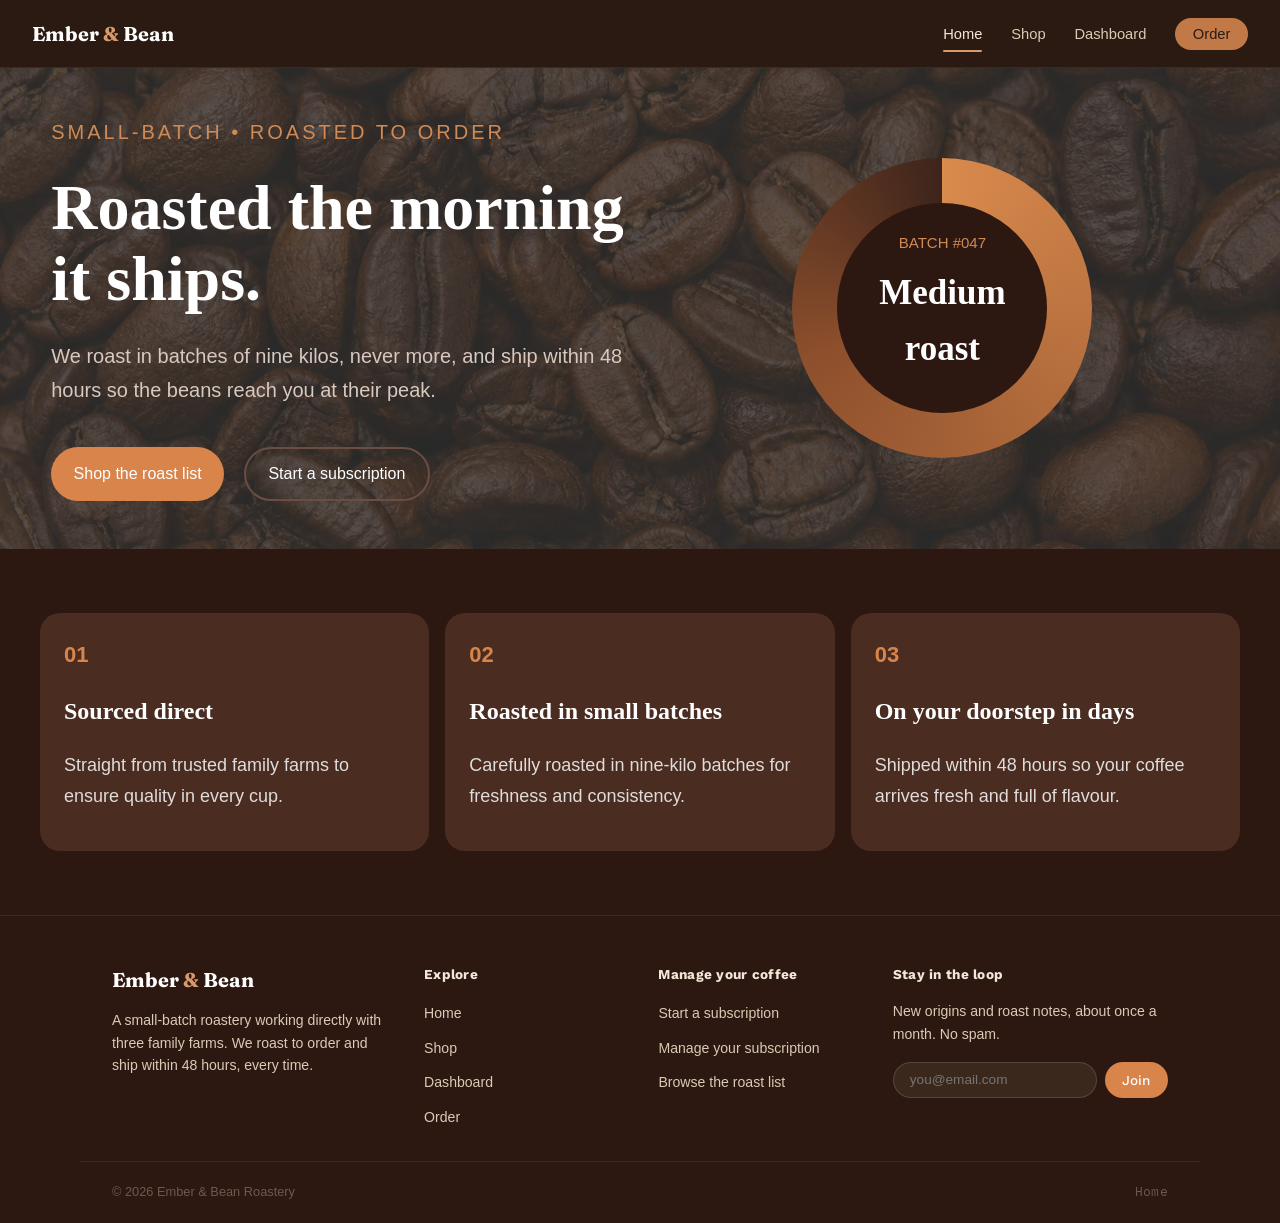
<file: index.html>
<!DOCTYPE html>
<html lang="en">
<head>
    <meta charset="UTF-8">
    <meta name="viewport" content="width=device-width, initial-scale=1.0">
    <title>Home: Ember & Bean</title>
    <link rel="stylesheet" href="css/home.css">
</head>
<body>
    
    <!--NAVIGATION BAR-->

    <nav class="site-nav" style="position:sticky;">
  <div class="brand">
    <a href="index.html">Ember <span>&</span> Bean</a>
  </div>
  <ul class="nav-links" id="navLinks">
    <li><a data-screen="landing" class="active" href="index.html" aria-current="page">Home</a></li>
    <li><a data-screen="gallery" href="shop.html">Shop</a></li>
    <li><a data-screen="dashboard" href="dashboard.html">Dashboard</a></li>
    <li><a data-screen="order" href="order.html">Order</a></li>
  </ul>
  <button class="nav-toggle" id="navToggle" type="button" aria-label="Toggle menu" aria-controls="navLinks" aria-expanded="false">☰</button>
</nav>



<!--HOME LAYOUT-->


<section class="hero">

    <div class="hero-content">

        <div class="left">

            <p class="small-title">
                SMALL-BATCH • ROASTED TO ORDER
            </p>

            <h1>
                Roasted the morning it ships.
            </h1>

            <p class="description">
                We roast in batches of nine kilos, never more,
                and ship within 48 hours so the beans reach
                you at their peak.
            </p>

            <div class="buttons">

                <a class="btn-primary" href="shop.html">Shop the roast list</a>

                <a class="btn-secondary" href="order.html">Start a subscription</a>

            </div>

        </div>

        <div class="right">

            <div class="circle">

                <div class="inner-circle">
                    <small>BATCH #047</small>
                    <h2>Medium roast</h2>
                </div>

            </div>

        </div>

    </div>


    <div class="cards">

        <div class="card">

            <span>01</span>

            <h3>Sourced direct</h3>

            <p>
                Straight from trusted family farms to ensure
                quality in every cup.
            </p>

        </div>

        <div class="card">

            <span>02</span>

            <h3>Roasted in small batches</h3>

            <p>
                Carefully roasted in nine-kilo batches for
                freshness and consistency.
            </p>

        </div>

        <div class="card">

            <span>03</span>

            <h3>On your doorstep in days</h3>

            <p>
                Shipped within 48 hours so your coffee arrives
                fresh and full of flavour.
            </p>

        </div>

    </div>

</section>




<!--FOOTER-->

<footer>
  <div class="footer-main">
    <div>
      <div class="brand" style="margin-bottom:0.8rem;">
        <a href="index.html">Ember <span>&</span> Bean</a>
      </div>
      <p>A small-batch roastery working directly with three family farms. We roast to order and ship within 48 hours, every time.</p>
    </div>
    <div>
      <h4>Explore</h4>
      <ul class="footer-links">
        <li><a data-screen="landing" href="index.html">Home</a></li>
        <li><a data-screen="gallery" href="shop.html">Shop</a></li>
        <li><a data-screen="dashboard" href="dashboard.html">Dashboard</a></li>
        <li><a data-screen="order" href="order.html">Order</a></li>
      </ul>
    </div>
    <div>
      <h4>Manage your coffee</h4>
      <ul class="footer-links">
        <li><a href="order.html">Start a subscription</a></li>
        <li><a href="dashboard.html">Manage your subscription</a></li>
        <li><a href="shop.html">Browse the roast list</a></li>
      </ul>
    </div>
    <div>
      <h4>Stay in the loop</h4>
      <p>New origins and roast notes, about once a month. No spam.</p>
      <form class="footer-newsletter" data-newsletter-form>
        <input type="email" placeholder="you@email.com" aria-label="Email for newsletter" required>
        <button type="submit" class="btn btn-primary" style="padding:0.6rem 1.1rem; font-size:0.85rem;">Join</button>
      </form>
      <p class="form-status" data-newsletter-status role="status" aria-live="polite"></p>
    </div>
  </div>
  <div class="footer-bar">
    <span>© 2026 Ember & Bean Roastery</span>
    <span class="mono" id="pageLabel">Home</span>
  </div>
</footer>

<script src="js/site.js" defer></script>
</body>
</html>
</file>
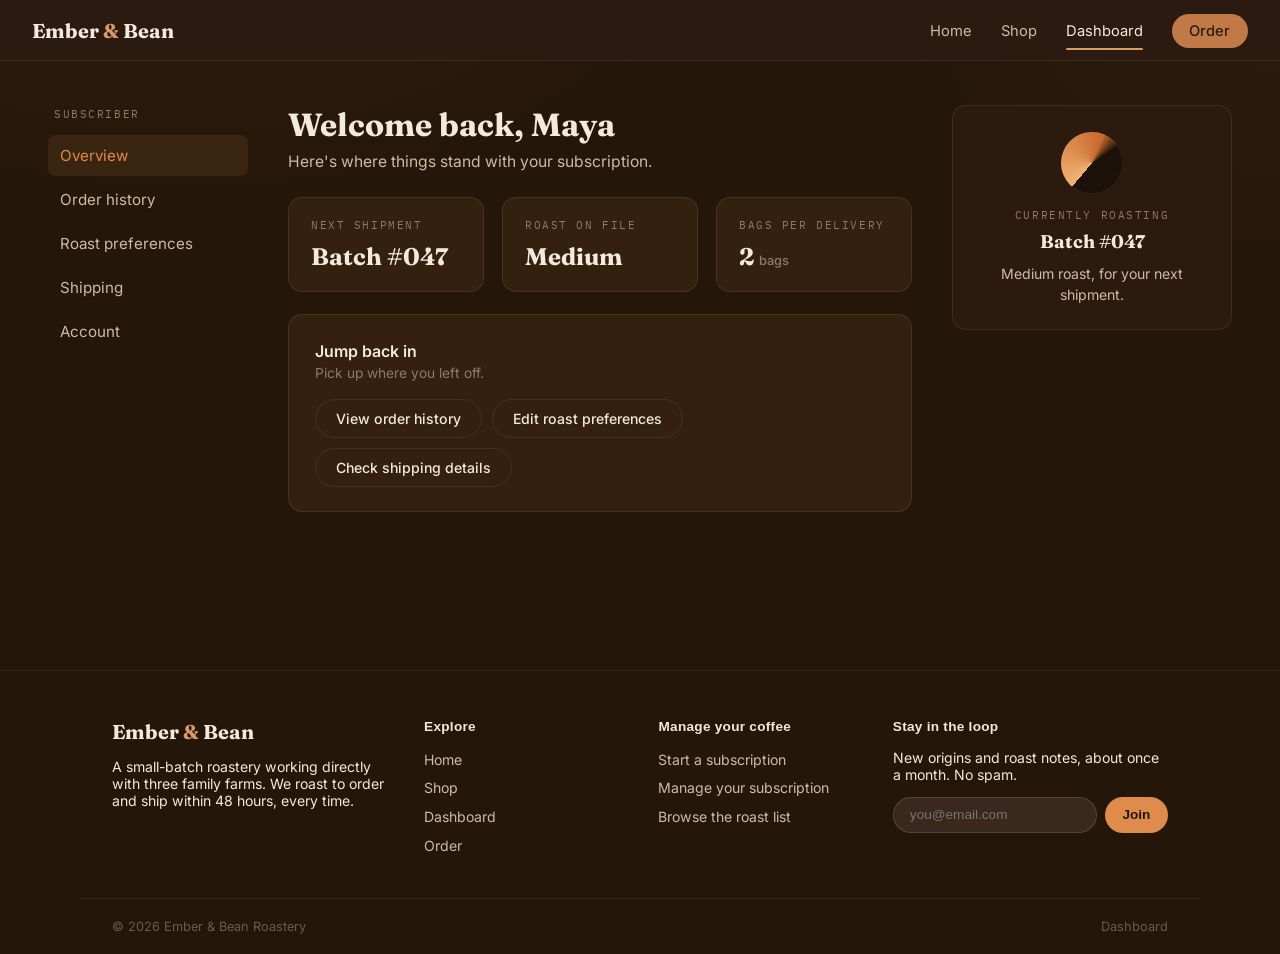
<file: dashboard.html>
<!DOCTYPE html>
<html lang="en">
<head>
<meta charset="UTF-8">
<meta name="viewport" content="width=device-width, initial-scale=1.0">
<title>Ember &amp; Bean — Dashboard</title>
<link rel="preconnect" href="https://fonts.googleapis.com">
<link rel="preconnect" href="https://fonts.gstatic.com" crossorigin>
<link href="https://fonts.googleapis.com/css2?family=Fraunces:ital,opsz,wght@0,9..144,400;0,9..144,500;0,9..144,600;0,9..144,700;1,9..144,500&family=Inter:wght@400;500;600;700&family=IBM+Plex+Mono:wght@400;500;600&display=swap" rel="stylesheet">
<link rel="stylesheet" href="css/dashboard.css">
</head>
<body>

<!--NAVIGATION BAR-->

    <nav class="site-nav" style="position:sticky;">
  <div class="brand">
    <a href="index.html">Ember <span>&</span> Bean</a>
  </div>
  <ul class="nav-links" id="navLinks">
    <li><a data-screen="landing" href="index.html">Home</a></li>
    <li><a data-screen="gallery" href="shop.html">Shop</a></li>
    <li><a data-screen="dashboard" class="active" href="dashboard.html">Dashboard</a></li>
    <li><a data-screen="order" href="order.html">Order</a></li>
  </ul>
  <button class="nav-toggle" id="navToggle" type="button" aria-label="Toggle menu" aria-controls="navLinks" aria-expanded="false">☰</button>
</nav>


<!-- Tab-driving radios: must be siblings before .shell for the ~ combinator -->
<input type="radio" name="dash-tab" id="t-overview" class="tab-radio" checked>
<input type="radio" name="dash-tab" id="t-orders" class="tab-radio">
<input type="radio" name="dash-tab" id="t-roast" class="tab-radio">
<input type="radio" name="dash-tab" id="t-shipping" class="tab-radio">
<input type="radio" name="dash-tab" id="t-account" class="tab-radio">

<div class="shell">

  <!-- VERTICAL SUB-NAVBAR (left column) -->
  <aside class="sub-nav">
    <div class="eyebrow">Subscriber</div>
    <nav class="side-nav">
      <label for="t-overview">Overview</label>
      <label for="t-orders">Order history</label>
      <label for="t-roast">Roast preferences</label>
      <label for="t-shipping">Shipping</label>
      <label for="t-account">Account</label>
    </nav>
  </aside>

  <!-- MAIN PANELS -->
  <main>

    <!-- OVERVIEW -->
    <section class="panel" id="p-overview">
      <div class="page-head">
        <h1>Welcome back, Maya</h1>
        <p>Here's where things stand with your subscription.</p>
      </div>

      <div class="stat-grid">
        <div class="stat">
          <div class="eyebrow">Next shipment</div>
          <div class="value">Batch #047</div>
        </div>
        <div class="stat">
          <div class="eyebrow">Roast on file</div>
          <div class="value">Medium</div>
        </div>
        <div class="stat">
          <div class="eyebrow">Bags per delivery</div>
          <div class="value">2 <small>bags</small></div>
        </div>
      </div>

      <div class="card">
        <h3>Jump back in</h3>
        <p class="hint">Pick up where you left off.</p>
        <div class="quick-links">
          <label class="btn-secondary" for="t-orders" style="cursor:pointer;">View order history</label>
          <label class="btn-secondary" for="t-roast" style="cursor:pointer;">Edit roast preferences</label>
          <label class="btn-secondary" for="t-shipping" style="cursor:pointer;">Check shipping details</label>
        </div>
      </div>
    </section>

    <!-- ORDER HISTORY -->
    <section class="panel" id="p-orders">
      <div class="page-head">
        <h1>Order history</h1>
        <p>Every bag we've shipped you, most recent first.</p>
      </div>
      <div class="card" style="padding-top:6px; padding-bottom:6px;">
        <div class="order-list">
          <div class="order-row">
            <span class="name">Yirgacheffe, Ethiopia — 2 bags</span>
            <span class="meta"><span class="status transit">In transit</span><span class="date">Jul 19</span></span>
          </div>
          <div class="order-row">
            <span class="name">Huila, Colombia — 2 bags</span>
            <span class="meta"><span class="status delivered">Delivered</span><span class="date">Jul 05</span></span>
          </div>
          <div class="order-row">
            <span class="name">Nyeri, Kenya — 1 bag</span>
            <span class="meta"><span class="status delivered">Delivered</span><span class="date">Jun 21</span></span>
          </div>
          <div class="order-row">
            <span class="name">Minas Gerais, Brazil — 2 bags</span>
            <span class="meta"><span class="status delivered">Delivered</span><span class="date">Jun 07</span></span>
          </div>
          <div class="order-row">
            <span class="name">Toraja, Indonesia — 1 bag</span>
            <span class="meta"><span class="status delivered">Delivered</span><span class="date">May 24</span></span>
          </div>
        </div>
      </div>
    </section>

    <!-- ROAST PREFERENCES -->
    <section class="panel" id="p-roast">
      <div class="page-head">
        <h1>Roast preferences</h1>
        <p>This is what we'll default to on your next shipment — you can still swap it from the Shop.</p>
      </div>
      <div class="card">
        <label class="field" style="margin-bottom:10px; display:block;">Roast level</label>
        <input type="radio" name="roast-level" id="roast-light" class="tab-radio">
        <input type="radio" name="roast-level" id="roast-medium" class="tab-radio" checked>
        <input type="radio" name="roast-level" id="roast-dark" class="tab-radio">
        <div class="segmented">
          <label for="roast-light">Light</label>
          <label for="roast-medium">Medium</label>
          <label for="roast-dark">Dark</label>
        </div>

        <div class="select-row">
          <div class="field">
            <label for="grind">Grind type</label>
            <select id="grind">
              <option>Whole bean</option>
              <option selected>Drip / filter</option>
              <option>Espresso</option>
              <option>French press</option>
            </select>
          </div>
          <div class="field">
            <label for="bags">Bags per delivery</label>
            <select id="bags">
              <option>1 bag</option>
              <option selected>2 bags</option>
              <option>3 bags</option>
            </select>
          </div>
        </div>

        <button class="btn-primary" type="button" data-dashboard-save="preferences">Save preferences</button>
        <p class="form-status" data-dashboard-status="preferences" role="status" aria-live="polite"></p>
      </div>
    </section>

    <!-- SHIPPING -->
    <section class="panel" id="p-shipping">
      <div class="page-head">
        <h1>Shipping</h1>
        <p>Where your next bag is headed.</p>
      </div>

      <div class="card addr">
        <h3>Delivery address</h3>
        <address data-address-display>
          <span>Maya Rodriguez</span><br>
          <span data-address-street>14 Aso Drive, Asokoro</span><br>
          <span data-address-city>Abuja, FCT, Nigeria</span>
        </address>
        <button class="btn-secondary" type="button" data-edit-address>Edit address</button>
        <form class="address-form" data-address-form hidden>
          <div class="field">
            <label for="addressStreet">Street address</label>
            <input id="addressStreet" name="street" value="14 Aso Drive, Asokoro" required>
          </div>
          <div class="field">
            <label for="addressCity">City, region, and country</label>
            <input id="addressCity" name="city" value="Abuja, FCT, Nigeria" required>
          </div>
          <button class="btn-primary" type="submit">Save address</button>
        </form>
        <p class="form-status" data-dashboard-status="address" role="status" aria-live="polite"></p>
      </div>

      <div class="card">
        <div class="toggle-row">
          <div class="copy">
            <strong>Leave at the door</strong>
            <span>Skip the doorbell, we'll leave it safely.</span>
          </div>
          <span class="switch">
            <input type="checkbox" aria-label="Leave at the door" checked>
            <span class="track"></span>
            <span class="thumb"></span>
          </span>
        </div>
        <div class="toggle-row">
          <div class="copy">
            <strong>Text me on delivery day</strong>
            <span>A heads-up the morning it ships.</span>
          </div>
          <span class="switch">
            <input type="checkbox" aria-label="Text me on delivery day">
            <span class="track"></span>
            <span class="thumb"></span>
          </span>
        </div>
      </div>
    </section>

    <!-- ACCOUNT -->
    <section class="panel" id="p-account">
      <div class="page-head">
        <h1>Account</h1>
        <p>Your profile and notification settings.</p>
      </div>

      <div class="card">
        <div class="field-row">
          <div class="field">
            <label for="fullname">Full name</label>
            <input type="text" id="fullname" value="Maya Rodriguez">
          </div>
          <div class="field">
            <label for="email">Email</label>
            <input type="email" id="email" value="maya@email.com">
          </div>
        </div>
        <button class="btn-primary" type="button" data-dashboard-save="account">Save changes</button>
        <p class="form-status" data-dashboard-status="account" role="status" aria-live="polite"></p>
      </div>

      <div class="card">
        <div class="toggle-row">
          <div class="copy">
            <strong>Email me roast notes</strong>
            <span>Tasting notes for every new batch.</span>
          </div>
          <span class="switch">
            <input type="checkbox" aria-label="Email me roast notes" checked>
            <span class="track"></span>
            <span class="thumb"></span>
          </span>
        </div>
        <div class="toggle-row">
          <div class="copy">
            <strong>Marketing emails</strong>
            <span>Occasional offers and new origins.</span>
          </div>
          <span class="switch">
            <input type="checkbox" aria-label="Marketing emails">
            <span class="track"></span>
            <span class="thumb"></span>
          </span>
        </div>
      </div>
    </section>

  </main>

  <!-- RIGHT RAIL -->
  <aside class="roast-card">
    <div class="roast-orb"></div>
    <div class="eyebrow">Currently roasting</div>
    <div class="batch">Batch #047</div>
    <p>Medium roast, for your next shipment.</p>
  </aside>

  </div>


<!--FOOTER-->

<footer>
  <div class="footer-main">
    <div>
      <div class="brand" style="margin-bottom:0.8rem;">
        <a href="index.html">Ember <span>&</span> Bean</a>
      </div>
      <p>A small-batch roastery working directly with three family farms. We roast to order and ship within 48 hours, every time.</p>
    </div>
    <div>
      <h4>Explore</h4>
      <ul class="footer-links">
        <li><a data-screen="landing" href="index.html">Home</a></li>
        <li><a data-screen="gallery" href="shop.html">Shop</a></li>
        <li><a data-screen="dashboard" href="dashboard.html" aria-current="page">Dashboard</a></li>
        <li><a data-screen="order" href="order.html">Order</a></li>
      </ul>
    </div>
    <div>
      <h4>Manage your coffee</h4>
      <ul class="footer-links">
        <li><a href="order.html">Start a subscription</a></li>
        <li><a href="dashboard.html">Manage your subscription</a></li>
        <li><a href="shop.html">Browse the roast list</a></li>
      </ul>
    </div>
    <div>
      <h4>Stay in the loop</h4>
      <p>New origins and roast notes, about once a month. No spam.</p>
      <form class="footer-newsletter" data-newsletter-form>
        <input type="email" placeholder="you@email.com" aria-label="Email for newsletter" required>
        <button type="submit" class="btn btn-primary" style="padding:0.6rem 1.1rem; font-size:0.85rem;">Join</button>
      </form>
      <p class="form-status" data-newsletter-status role="status" aria-live="polite"></p>
    </div>
  </div>
  <div class="footer-bar">
    <span>© 2026 Ember & Bean Roastery</span>
    <span class="mono" id="pageLabel">Dashboard</span>
  </div>
</footer>

<script src="js/site.js" defer></script>

</body>
</html>
</file>
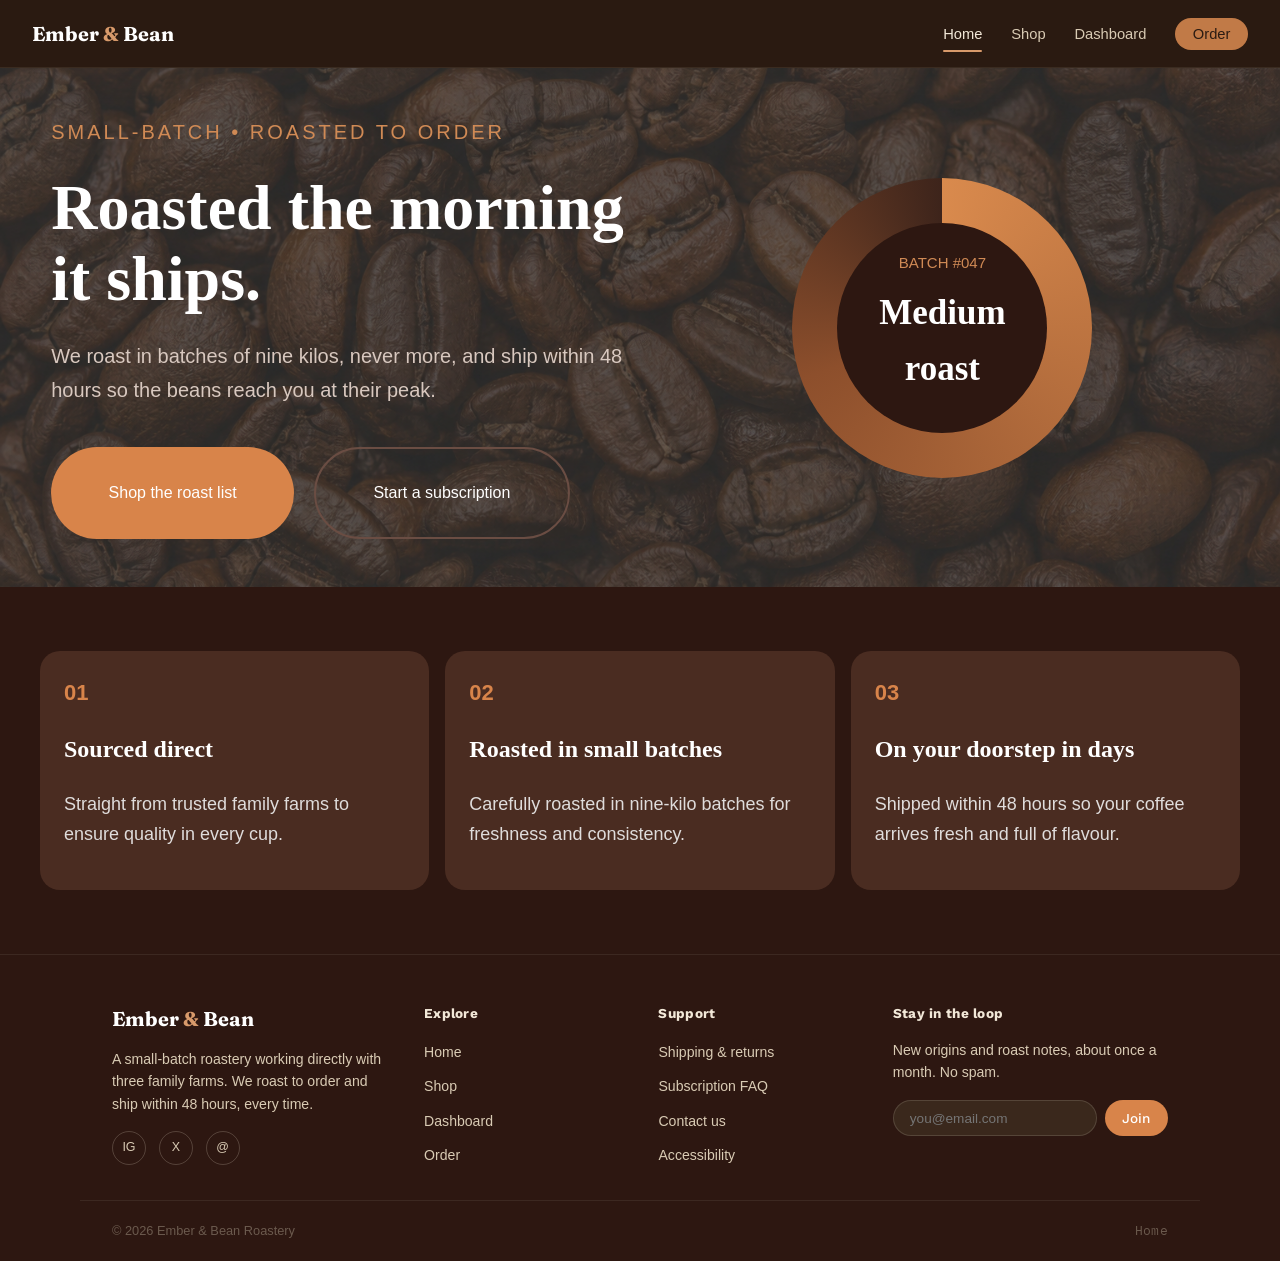
<file: home.html>
<!DOCTYPE html>
<html lang="en">
<head>
    <meta charset="UTF-8">
    <meta name="viewport" content="width=device-width, initial-scale=1.0">
    <title>Home: Ember & Bean</title>
    <link rel="stylesheet" href="css/home.css">
</head>
<body>
    
    <!--NAVIGATION BAR-->

    <nav class="site-nav" style="position:sticky;">
  <div class="brand">
    <a href="home.html">Ember <span>&</span> Bean</a>
  </div>
  <ul class="nav-links" id="navLinks">
    <li><a data-screen="landing" class="active" href="home.html">Home</a></li>
    <li><a data-screen="gallery" href="shop.html">Shop</a></li>
    <li><a data-screen="dashboard" href="dashboard.html">Dashboard</a></li>
    <li><a data-screen="order" href="order.html">Order</a></li>
  </ul>
  <button class="nav-toggle" id="navToggle" aria-label="Toggle menu" aria-expanded="false">☰</button>
</nav>



<!--HOME LAYOUT-->


<section class="hero">

    <div class="hero-content">

        <div class="left">

            <p class="small-title">
                SMALL-BATCH • ROASTED TO ORDER
            </p>

            <h1>
                Roasted the morning it ships.
            </h1>

            <p class="description">
                We roast in batches of nine kilos, never more,
                and ship within 48 hours so the beans reach
                you at their peak.
            </p>

            <div class="buttons">

                <button class="btn-primary">
                  <a href="shop.html">Shop the roast list</a>
                </button>

                <button class="btn-secondary">
                    <a href="order.html">Start a subscription</a>
                </button>

            </div>

        </div>

        <div class="right">

            <div class="circle">

                <div class="inner-circle">
                    <small>BATCH #047</small>
                    <h2>Medium roast</h2>
                </div>

            </div>

        </div>

    </div>


    <div class="cards">

        <div class="card">

            <span>01</span>

            <h3>Sourced direct</h3>

            <p>
                Straight from trusted family farms to ensure
                quality in every cup.
            </p>

        </div>

        <div class="card">

            <span>02</span>

            <h3>Roasted in small batches</h3>

            <p>
                Carefully roasted in nine-kilo batches for
                freshness and consistency.
            </p>

        </div>

        <div class="card">

            <span>03</span>

            <h3>On your doorstep in days</h3>

            <p>
                Shipped within 48 hours so your coffee arrives
                fresh and full of flavour.
            </p>

        </div>

    </div>

</section>




<!--FOOTER-->

<footer>
  <div class="footer-main">
    <div>
      <div class="brand" style="margin-bottom:0.8rem;">
        <a href="home.html">Ember <span>&</span> Bean</a>
      </div>
      <p>A small-batch roastery working directly with three family farms. We roast to order and ship within 48 hours, every time.</p>
      <div class="footer-social">
        <a href="#" aria-label="Instagram">IG</a>
        <a href="#" aria-label="X / Twitter">X</a>
        <a href="#" aria-label="Email">@</a>
      </div>
    </div>
    <div>
      <h4>Explore</h4>
      <ul class="footer-links">
        <li><a data-screen="landing" href="Home.html">Home</a></li>
        <li><a data-screen="gallery" href="Shop.html">Shop</a></li>
        <li><a data-screen="dashboard" href="Dashboard.html">Dashboard</a></li>
        <li><a data-screen="order" href="Order.html">Order</a></li>
      </ul>
    </div>
    <div>
      <h4>Support</h4>
      <ul class="footer-links">
        <li><a href="#">Shipping & returns</a></li>
        <li><a href="#">Subscription FAQ</a></li>
        <li><a href="#">Contact us</a></li>
        <li><a href="#">Accessibility</a></li>
      </ul>
    </div>
    <div>
      <h4>Stay in the loop</h4>
      <p>New origins and roast notes, about once a month. No spam.</p>
      <form class="footer-newsletter" onsubmit="return false;">
        <input type="email" placeholder="you@email.com" aria-label="Email for newsletter">
        <button type="submit" class="btn btn-primary" style="padding:0.6rem 1.1rem; font-size:0.85rem;">Join</button>
      </form>
    </div>
  </div>
  <div class="footer-bar">
    <span>© 2026 Ember & Bean Roastery</span>
    <span class="mono" id="pageLabel">Home</span>
  </div>
</footer>


</body>
</html>
</file>
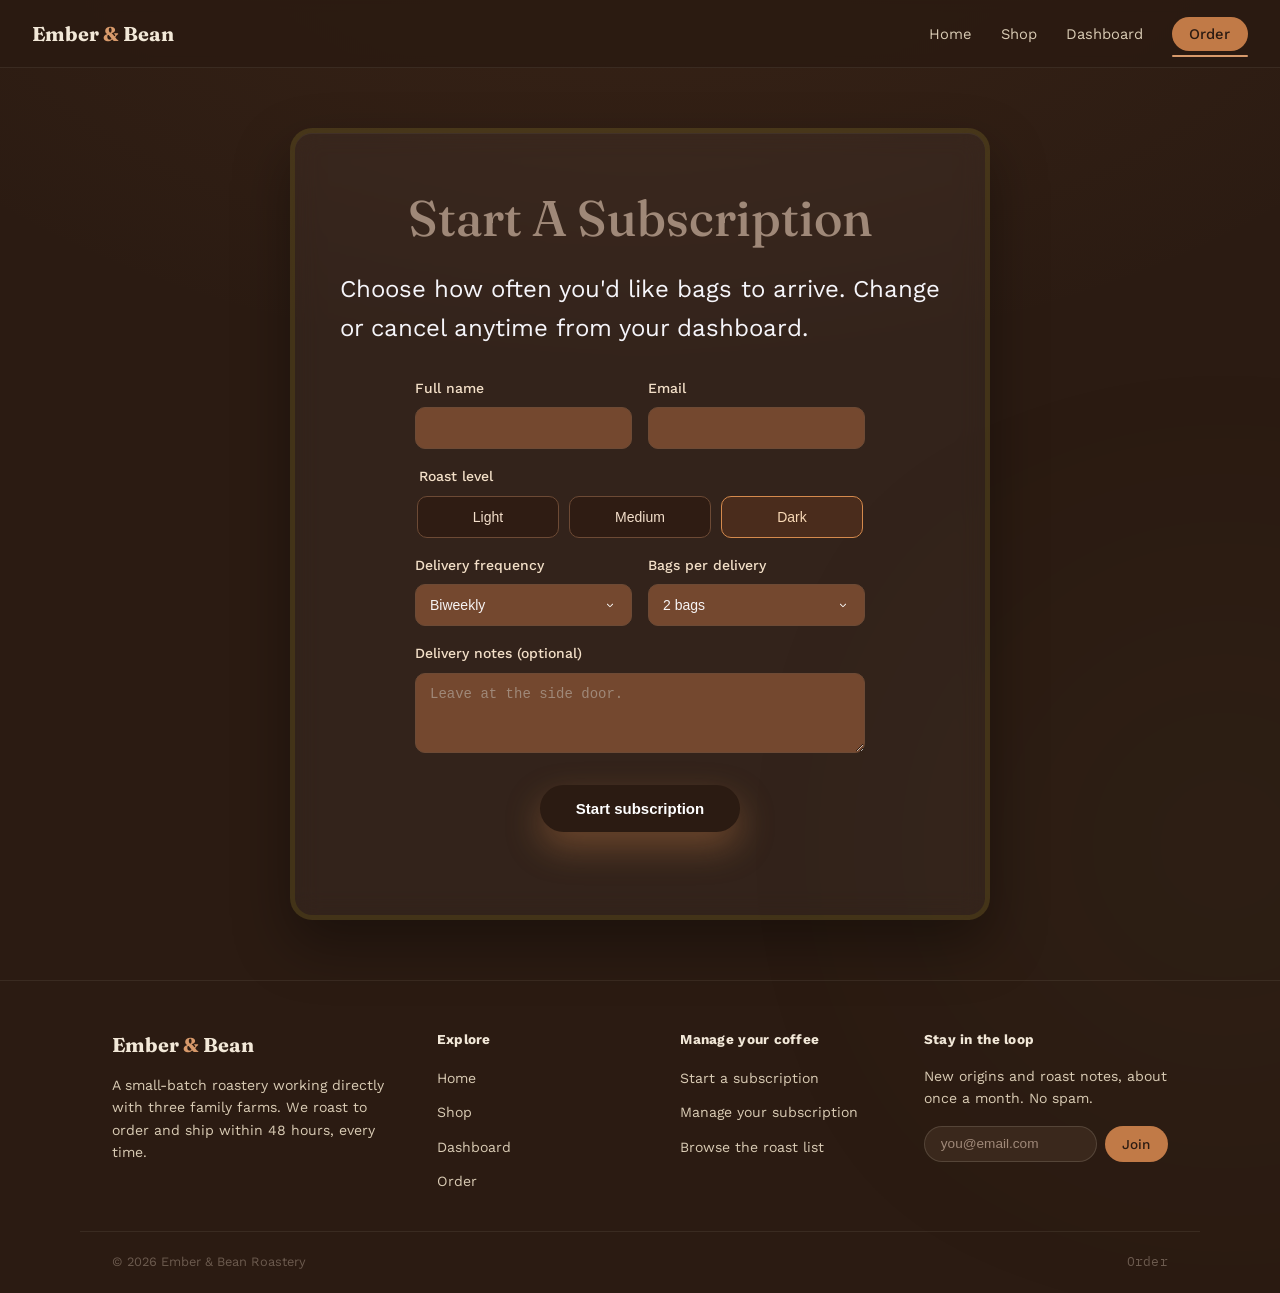
<file: order.html>
<!DOCTYPE html>
<html lang="en">
<head>
    <meta charset="UTF-8">
    <meta name="viewport" content="width=device-width, initial-scale=1.0">
    <title>Order: Ember & Bean</title>
    <link rel="stylesheet" href="css/order.css">
</head>
<body>
    
     <!--NAVIGATION BAR-->

    <nav class="site-nav" style="position:sticky;">
  <div class="brand">
    <a href="index.html">Ember <span>&</span> Bean</a>
  </div>
  <ul class="nav-links" id="navLinks">
    <li><a data-screen="landing" href="index.html">Home</a></li>
    <li><a data-screen="gallery" href="shop.html">Shop</a></li>
    <li><a data-screen="dashboard" href="dashboard.html">Dashboard</a></li>
    <li><a data-screen="order" class="active" href="order.html">Order</a></li>
  </ul>
  <button class="nav-toggle" id="navToggle" type="button" aria-label="Toggle menu" aria-controls="navLinks" aria-expanded="false">☰</button>
</nav>

<!--SECTION CONTAINER-->

<main class="container" id="subscription">
    <h1>Start a subscription</h1>
    <p class="subtitle">
        Choose how often you'd like bags to arrive. Change or cancel anytime from your dashboard.
    </p>

    <form id="subscriptionForm">
        <div class="row">
            <div class="field">
                <label for="subscriberName">Full name</label>
                <input id="subscriberName" name="name" type="text" autocomplete="name" required>
            </div>
            <div class="field">
                <label for="subscriberEmail">Email</label>
                <input id="subscriberEmail" name="email" type="email" autocomplete="email" required>
            </div>
        </div>

        <fieldset class="field roast-fieldset">
          <legend>Roast level</legend>
            <div class="options">
                <button type="button" data-roast="Light" aria-pressed="false">Light</button>
                <button type="button" data-roast="Medium" aria-pressed="false">Medium</button>
                <button type="button" class="active" data-roast="Dark" aria-pressed="true">Dark</button>
            </div>
              <input type="hidden" name="roast" id="selectedRoast" value="Dark">
        </fieldset>

        <div class="row">
            <div class="field">
                <label for="frequency">Delivery frequency</label>
                <select id="frequency" name="frequency">
                    <option>Biweekly</option>
                    <option>Weekly</option>
                    <option>Monthly</option>
                </select>
            </div>

            <div class="field">
                <label for="bagCount">Bags per delivery</label>

                <select id="bagCount" name="bags">
                    <option>2 bags</option>
                    <option>1 bag</option>
                    <option>3 bags</option>
                </select>
            </div>
        </div>

        <div class="field">
            <label for="deliveryNotes">Delivery notes (optional)</label>
            <textarea id="deliveryNotes" name="notes" placeholder="Leave at the side door."></textarea>
        </div>

        <button class="submit-btn" type="submit">
            Start subscription
        </button>
        <p class="form-status" id="subscriptionStatus" role="status" aria-live="polite"></p>
    </form>
</main>

<!--FOOTER-->

<footer>
  <div class="footer-main">
    <div>
      <div class="brand" style="margin-bottom:0.8rem;">
        <a href="index.html">Ember <span>&</span> Bean</a>
      </div>
      <p>A small-batch roastery working directly with three family farms. We roast to order and ship within 48 hours, every time.</p>
    </div>
    <div>
      <h4>Explore</h4>
      <ul class="footer-links">
        <li><a data-screen="landing" href="index.html">Home</a></li>
        <li><a data-screen="gallery" href="shop.html">Shop</a></li>
        <li><a data-screen="dashboard" href="dashboard.html">Dashboard</a></li>
        <li><a data-screen="order" href="order.html" aria-current="page">Order</a></li>
      </ul>
    </div>
    <div>
      <h4>Manage your coffee</h4>
      <ul class="footer-links">
        <li><a href="order.html#subscription">Start a subscription</a></li>
        <li><a href="dashboard.html">Manage your subscription</a></li>
        <li><a href="shop.html">Browse the roast list</a></li>
      </ul>
    </div>
    <div>
      <h4>Stay in the loop</h4>
      <p>New origins and roast notes, about once a month. No spam.</p>
      <form class="footer-newsletter" data-newsletter-form>
        <input type="email" placeholder="you@email.com" aria-label="Email for newsletter" required>
        <button type="submit" class="btn btn-primary" style="padding:0.6rem 1.1rem; font-size:0.85rem;">Join</button>
      </form>
      <p class="form-status" data-newsletter-status role="status" aria-live="polite"></p>
    </div>
  </div>
  <div class="footer-bar">
    <span>© 2026 Ember & Bean Roastery</span>
    <span class="mono" id="pageLabel">Order</span>
  </div>
</footer>
<script src="js/site.js" defer></script>
</body>
</html>
</file>
<file: css/home.css>
/* fonts */
@import url('https://fonts.googleapis.com/css2?family=Fraunces:wght@400;600;700&family=Work+Sans:wght@400;500;600&family=IBM+Plex+Mono:wght@400;500&display=swap');

/* design tokens — required by the nav/footer CSS */
:root {
  --roast-dark: #2B1B12; --roast-dark-2: #3A281C;
  --cream: #F2E8D8; --cream-dim: #D9CBB4;
  --copper: #C17A47; --copper-light: #D89A6B;
  --sage: #8FA06E; --ash: #6B5A4E; --ember: #D9642C;
  --radius-card: 1rem; --radius-pill: 62rem;
}

/* base resets the whole design system relies on */
* { box-sizing: border-box; }
body {
  margin: 0;
  background: radial-gradient(ellipse 56rem 31rem at 50% -10%, rgba(193,122,71,0.09), transparent), var(--roast-dark);
  color: var(--cream);
  font-family: 'Work Sans', sans-serif;
  line-height: 1.6;
}
h1, h2, h3 { font-family: 'Fraunces', serif; margin: 0 0 0.5rem; font-weight: 600; }
p { margin: 0 0 1rem; color: var(--cream-dim); }
a { color: inherit; text-decoration: none; cursor: pointer; }
.mono { font-family: 'IBM Plex Mono', monospace; letter-spacing: 0.02em; }

/* buttons — used by the "Join" button and nav CTA */
.btn { display: inline-block; border: none; cursor: pointer; padding: 0.8rem 1.5rem; border-radius: var(--radius-pill); font-family: 'Work Sans', sans-serif; font-weight: 500; font-size: 0.92rem; transition: transform .12s, background .15s; }
.btn-primary { background: var(--copper); color: var(--roast-dark); }
.btn-primary:hover { background: var(--copper-light); }
.btn-primary:active { transform: scale(0.97); }

/* ---- nav ---- */
.site-nav {
  position: sticky; top: 0; z-index: 10;
  display: flex; align-items: center; justify-content: space-between;
  padding: 1.1rem 2rem;
  background: rgba(43,27,18,0.94);
  backdrop-filter: blur(6px);
  border-bottom: 1px solid rgba(242,232,216,0.08);
}
.brand { font-family: 'Fraunces', serif; font-size: 1.25rem; font-weight: 700; }
.brand span { color: var(--copper-light); }
.nav-links { display: flex; align-items: center; gap: 1.8rem; list-style: none; margin: 0; padding: 0; }
.nav-links a { font-size: 0.92rem; color: var(--cream-dim); transition: color .15s; }
.nav-links a:hover, .nav-links a.active { color: var(--cream); }
.nav-links li:last-child a {
  background: var(--copper); color: var(--roast-dark);
  padding: 0.5rem 1.1rem; border-radius: var(--radius-pill); font-weight: 500;
}
.nav-links a[data-screen] { position: relative; padding-bottom: 4px; }
.nav-links a[data-screen].active::after {
  content: ''; position: absolute; left: 0; right: 0; bottom: -6px; height: 2px;
  background: var(--copper-light); border-radius: 2px;
}
.nav-toggle {
  display: none; background: none; border: 1px solid rgba(242,232,216,0.25);
  border-radius: 8px; color: var(--cream); padding: 0.45rem 0.65rem;
  font-size: 1rem; cursor: pointer;
}

@media (max-width: 48rem) {
  .nav-toggle { display: inline-flex; align-items: center; justify-content: center; }
  .nav-links {
    display: none; position: absolute; top: 100%; left: 0; right: 0;
    background: var(--roast-dark); flex-direction: column; align-items: flex-start;
    gap: 0; padding: 0.5rem 1.5rem 1.25rem; border-bottom: 1px solid rgba(242,232,216,0.08);
  }
  .nav-links.open { display: flex; }
  .nav-links a { padding: 0.7rem 0; width: 100%; }
  .nav-links li { width: 100%; }
  .nav-links li:last-child a { display: inline-block; margin-top: 0.4rem; }
}


/* ---- hero layout ---- */

*{
    margin:0;
    padding:0;
    box-sizing:border-box;
}

body{
    background:#2d1711;
    color:white;
    font-family:'Segoe UI', Tahoma, Geneva, Verdana, sans-serif, 'Times New Roman', Times, serif, Haettenschweiler, 'Arial Narrow Bold', sans-serif, 'Times New Roman', Times, serif, sans-serif;
}

.hero{
    width:100%;
    background-size: cover;
    background-position: center;
}

.hero-content{
    display:flex;
    justify-content:space-between;
    align-items:center;
    gap: 5px;
    flex-wrap:wrap;
    background-image: url(../images/home/roasted_beans.png);
    background-size: cover;
    background-position: center;
    background-repeat: no-repeat;
    padding: 0.5rem;
    
}

.left{
    flex:1;
    margin-left: 5rem;
    margin-bottom: 2rem;
    margin-top: 2rem;
}

.small-title{
    color:#d08a55;
    letter-spacing:3px;
    font-size:1.25rem;
    margin-bottom:25px;
}

.left h1{
    font-family:Georgia, serif;
    font-size:4rem;
    line-height:1.1;
    margin-bottom:25px;
}

.description{
    color:#d8c8bf;
    font-size:1.25rem;
    line-height:1.7;
    max-width:600px;
}

.buttons{
    display:flex;
    gap:20px;
    margin-top:40px;
    flex-wrap:wrap;
}

button{
    padding:18px 35px;
    border-radius:50px;
    cursor:pointer;
    font-size:1.125rem;
    transition:.3s;
}

.btn-primary{
    background:#d8844a;
    border:none;
    color:white;
}

.btn-primary:hover{
    background:#c46d33;
}

.btn-secondary{
    background:transparent;
    color:white;
    border:2px solid #6a4d43;
}

.btn-secondary:hover{
    background:#6a4d43;
}

.right{
    display:flex;
    justify-content:center;
    align-items:center;
    flex:1;
}

.circle{
    width:300px;
    height:300px;
    border-radius:50%;
    background:conic-gradient(
    #d98a4d 0deg,
    #8d4f2c 250deg,
    #3d241b 360deg);
    display:flex;
    justify-content:center;
    align-items:center;
}

.inner-circle{
    width:210px;
    height:210px;
    background:#2d1711;
    border-radius:50%;
    display:flex;
    flex-direction:column;
    justify-content:center;
    align-items:center;
    text-align:center;
}

.inner-circle small{
    color:#d08a55;
    margin-bottom:10px;
    font-size:15px;
}

.inner-circle h2{
    font-family:Georgia, serif;
    font-size:35px;
}

.cards{
    margin-top:80px;
    display:grid;
    grid-template-columns:repeat(auto-fit,minmax(280px,1fr));
    gap:30px;
}

.card{
    background:#4a2c21;
    padding:35px;
    border-radius:20px;
    transition:all .3s ease;
    margin: 2.5rem;
}

.card span{
    color:#d8844a;
    font-size:22px;
    font-weight:bold;
}

.card h3{
    margin:20px 0;
    font-size:32px;
    font-family:Georgia, serif;
}

.card p{
    color:#dfdcdb;
    line-height:1.7;
    font-size:18px;
}

.card:hover{
    background:#d8844a;
    transition:all .3s ease;
    transform:translateY(-5px) scale(1.02);
}

.card:hover.card p{
    color:black;
    transition:all .3s ease;
    transform:translateY(-5px) scale(1.02);
    font-size: 20px;
}

.card:hover.card h3{
    color:white;
    transition:all .3s ease;
    transform:translateY(-5px) scale(1.02);
   
}

.card:hover.card span{
    color:black;
    transition:all .3s ease;
    transform:translateY(-5px) scale(1.02);
    font-size: 25px;
}

@media(max-width:900px){

.hero-content{
    flex-direction:column;
    text-align:center;
}

.left h1{
    font-size:48px;
}

.description{
    margin:auto;
}

.buttons{
    justify-content:center;
}

.circle{
    width:240px;
    height:240px;
}

.inner-circle{
    width:170px;
    height:170px;
}

.inner-circle h2{
    font-size:28px;
}

}

/* ---- footer ---- */
footer { border-top: 1px solid rgba(242,232,216,0.08); margin-top: 3.5rem; }
.footer-main {
  max-width: 1120px; margin: 0 auto; padding: 3rem 2rem 2rem;
  display: grid; grid-template-columns: 1.4fr 1fr 1fr 1.2fr; gap: 2.5rem;
}
.footer-main h4 { font-family: 'Work Sans', sans-serif; font-size: 0.85rem; color: var(--cream); margin: 0 0 0.9rem; letter-spacing: 0.02em; }
.footer-main p { font-size: 0.88rem; }
.footer-links { list-style: none; margin: 0; padding: 0; display: flex; flex-direction: column; gap: 0.55rem; }
.footer-links a { font-size: 0.88rem; color: var(--cream-dim); transition: color .15s; }
.footer-links a:hover { color: var(--copper-light); }
.footer-social { display: flex; gap: 0.8rem; margin-top: 1rem; }
.footer-social a {
  width: 34px; height: 34px; border-radius: 50%;
  border: 1px solid rgba(242,232,216,0.2);
  display: flex; align-items: center; justify-content: center;
  font-size: 0.78rem; color: var(--cream-dim);
  transition: border-color .15s, color .15s;
}
.footer-social a:hover { border-color: var(--copper); color: var(--copper-light); }
.footer-newsletter { display: flex; gap: 0.5rem; margin-top: 0.5rem; }
.footer-newsletter input {
  flex: 1; min-width: 0; background: var(--roast-dark-2);
  border: 1px solid rgba(242,232,216,0.15); border-radius: var(--radius-pill);
  padding: 0.6rem 1rem; color: var(--cream); font-size: 0.85rem;
}
.footer-newsletter input:focus { outline: none; border-color: var(--copper); }
.footer-bar {
  border-top: 1px solid rgba(242,232,216,0.08); padding: 1.25rem 2rem;
  max-width: 1120px; margin: 0 auto;
  display: flex; justify-content: space-between; flex-wrap: wrap; gap: 0.75rem;
  font-size: 0.8rem; color: var(--ash);
}

@media (max-width: 820px) { .footer-main { grid-template-columns: 1fr 1fr; } }
@media (max-width: 520px) { .footer-main { grid-template-columns: 1fr; } }

.hero-content {
    padding: 3rem clamp(1rem, 4vw, 4rem);
    gap: 2rem;
}

.left {
    min-width: 0;
    margin: 0;
}

.left h1 {
    font-size: 4rem;
    overflow-wrap: anywhere;
}

.buttons a {
    display: inline-flex;
    align-items: center;
    justify-content: center;
    min-height: 3.25rem;
    padding: 0.75rem 1.4rem;
    border-radius: 50px;
    font-size: 1rem;
    text-align: center;
}

.cards {
    width: min(100% - 2rem, 1200px);
    margin: 4rem auto;
    grid-template-columns: repeat(auto-fit, minmax(min(100%, 260px), 1fr));
    gap: 1rem;
}

.cards .card {
    min-width: 0;
    margin: 0;
    padding: 1.5rem;
}

.cards .card h3 {
    font-size: 1.5rem;
}

@media (max-width: 900px) {
    .left {
        width: 100%;
        margin: 0;
        padding: 0 1rem;
    }

    .left h1 {
        font-size: 3rem;
    }

    .right {
        width: 100%;
        padding: 1rem;
    }
}

@media (max-width: 520px) {
    .hero-content {
        padding: 2rem 1rem;
    }

    .left h1 {
        font-size: 2.4rem;
    }

    .small-title {
        font-size: 0.85rem;
        letter-spacing: 1px;
    }

    .description {
        font-size: 1rem;
    }

    .buttons {
        flex-direction: column;
        gap: 0.75rem;
        margin-top: 1.5rem;
    }

    .buttons a {
        width: 100%;
    }

    .circle {
        width: 220px;
        height: 220px;
    }

    .inner-circle {
        width: 160px;
        height: 160px;
    }

    .inner-circle h2 {
        font-size: 1.5rem;
    }
}
</file>
<file: css/dashboard.css>
:root{
  --bg: #241609;
  --bg-panel: #2c1a0e;
  --bg-panel-2: #33200f;
  --bg-raised: #3a2412;
  --line: rgba(244, 231, 214, 0.09);
  --line-soft: rgba(244, 231, 214, 0.06);
  --cream: #f3e9dc;
  --cream-dim: #cdbba5;
  --muted: #8f7a66;
  --accent: #de8b4c;
  --accent-dim: #b56a34;
  --accent-soft: rgba(222, 139, 76, 0.14);
  --ok: #8a9a6e;
  --radius-lg: 14px;
  --radius-md: 10px;
  --radius-sm: 7px;
  --serif: "Fraunces", Georgia, serif;
  --sans: "Inter", -apple-system, BlinkMacSystemFont, sans-serif;
  --mono: "IBM Plex Mono", ui-monospace, Menlo, monospace;

  /* tokens used by the shared nav/footer, kept identical to shop.css
     so the navbar and footer render the same across every page */
  --roast-dark: #2B1B12;
  --roast-dark-2: #3A281C;
  --copper: #C17A47;
  --copper-light: #D89A6B;
  --ash: #6B5A4E;
  --radius-pill: 999px;
}

*{ box-sizing: border-box; }

html, body{
  margin:0;
  padding:0;
  background: var(--bg);
  color: var(--cream);
  font-family: var(--sans);
  -webkit-font-smoothing: antialiased;
}

a{ color: inherit; text-decoration: none; }


/* buttons — used by the "Join" button and nav CTA */
.btn { display: inline-block; border: none; cursor: pointer; padding: 0.8rem 1.5rem; border-radius: var(--radius-pill); font-family: 'Work Sans', sans-serif; font-weight: 500; font-size: 0.92rem; transition: transform .12s, background .15s; }
.btn-primary { background: var(--copper); color: var(--roast-dark); }
.btn-primary:hover { background: var(--copper-light); }
.btn-primary:active { transform: scale(0.97); }



/* ---- nav ---- */
.site-nav {
  position: sticky; top: 0; z-index: 10;
  display: flex; align-items: center; justify-content: space-between;
  padding: 1.1rem 2rem;
  background: rgba(43,27,18,0.94);
  backdrop-filter: blur(6px);
  border-bottom: 1px solid rgba(242,232,216,0.08);
}
.brand { font-family: 'Fraunces', serif; font-size: 1.25rem; font-weight: 700; }
.brand span { color: var(--copper-light); }
.nav-links { display: flex; align-items: center; gap: 1.8rem; list-style: none; margin: 0; padding: 0; }
.nav-links a { font-size: 0.92rem; color: var(--cream-dim); transition: color .15s; }
.nav-links a:hover, .nav-links a.active { color: var(--cream); }
.nav-links li:last-child a {
  background: var(--copper); color: var(--roast-dark);
  padding: 0.5rem 1.1rem; border-radius: var(--radius-pill); font-weight: 500;
}
.nav-links a[data-screen] { position: relative; padding-bottom: 4px; }
.nav-links a[data-screen].active::after {
  content: ''; position: absolute; left: 0; right: 0; bottom: -6px; height: 2px;
  background: var(--copper-light); border-radius: 2px;
}
.nav-toggle {
  display: none; background: none; border: 1px solid rgba(242,232,216,0.25);
  border-radius: 8px; color: var(--cream); padding: 0.45rem 0.65rem;
  font-size: 1rem; cursor: pointer;
}

@media (max-width: 768px) {
  .nav-toggle { display: inline-flex; align-items: center; justify-content: center; }
  .nav-links {
    display: none; position: absolute; top: 100%; left: 0; right: 0;
    background: var(--roast-dark); flex-direction: column; align-items: flex-start;
    gap: 0; padding: 0.5rem 1.5rem 1.25rem; border-bottom: 1px solid rgba(242,232,216,0.08);
  }
  .nav-links.open { display: flex; }
  .nav-links a { padding: 0.7rem 0; width: 100%; }
  .nav-links li { width: 100%; }
  .nav-links li:last-child a { display: inline-block; margin-top: 0.4rem; }
}



/* ---------- background texture ---------- */
body{
  background-image:
    radial-gradient(ellipse 900px 500px at 15% -10%, rgba(222,139,76,0.07), transparent 60%),
    radial-gradient(ellipse 700px 500px at 100% 0%, rgba(222,139,76,0.05), transparent 55%);
  background-attachment: fixed;
}

/* ---------- layout shell (main content area) ---------- */
.shell{
  display:grid;
  grid-template-columns: 200px minmax(0,1fr) 280px;
  gap: 40px;
  max-width: 1300px;
  margin: 0 auto;
  padding: 44px 48px 80px;
  align-items: start;
}

/* ---------- subscriber sub-navbar: vertically stacked, left column ---------- */
.sub-nav{ padding-top: 2px; }

.eyebrow{
  font-family: var(--mono);
  font-size: 0.7rem;
  letter-spacing: 0.14em;
  color: var(--muted);
  text-transform: uppercase;
  padding: 0 6px;
  margin-bottom: 14px;
}
.side-nav{ display:flex; flex-direction:column; gap: 3px; }
.side-nav label{
  display:block;
  padding: 11px 12px;
  border-radius: var(--radius-sm);
  font-size: 0.95rem;
  color: var(--cream-dim);
  cursor: pointer;
  transition: background .15s ease, color .15s ease;
}
.side-nav label:hover{ color: var(--cream); background: var(--line-soft); }

/* ---------- right rail: current roast card ---------- */
.roast-card{
  background: var(--bg-panel);
  border: 1px solid var(--line);
  border-radius: var(--radius-lg);
  padding: 26px 24px 24px;
  text-align: center;
  transition: all 0.4s ease;
}
.roast-orb{
  width: 62px; height: 62px;
  margin: 0 auto 14px;
  border-radius: 50%;
  background: conic-gradient(from 220deg, #f0b374, #c96a2e 45%, #1c1108 55%, #1c1108 100%);
  box-shadow: inset 0 0 0 1px rgba(255,255,255,0.06);
  transition: all 0.4s ease;
}
.roast-card .eyebrow{ text-align:center; padding:0; margin-bottom: 8px; }
.roast-card .batch{
  font-family: var(--serif);
  font-weight: 700;
  font-size: 1.15rem;
  margin: 0 0 10px;
  transition: all 0.4s ease;
}
.roast-card p{
  margin: 0;
  font-size: 0.88rem;
  line-height: 1.5;
  color: var(--cream-dim);
}

.roast-card:hover{
  background: #d8844a;
  transition: all 0.4s ease;
  transform: translateY(-6px) scale(1.05);
}

.roast-card:hover p{
  font-size: 1.0rem;
  line-height: 1.6;
  color: black;
  transition: all 0.4s ease;
  transform: translateY(-6px) scale(1.05);
}

.roast-card:hover .batch{
  color: black;
  transition: all 0.4s ease;
  transform: translateY(-6px) scale(1.05);
}

.roast-card:hover .eyebrow{
  color: black;
  transition: all 0.4s ease;
  transform: translateY(-6px) scale(1.05);
}

.roast-card:hover .roast-orb{
    background: conic-gradient(from 220deg, #77450f, #1c1108 45%, #000000 55%, #000000 100%);
}

/* ---------- radios driving tabs (hidden) ---------- */
input.tab-radio{
  position: absolute;
  opacity: 0;
  pointer-events: none;
  width: 0; height: 0;
}

.panel{ display:none; animation: fade .25s ease; }
@keyframes fade{ from{ opacity:0; transform: translateY(4px);} to{ opacity:1; transform: translateY(0);} }

#t-overview:checked ~ .shell #p-overview,
#t-orders:checked ~ .shell #p-orders,
#t-roast:checked ~ .shell #p-roast,
#t-shipping:checked ~ .shell #p-shipping,
#t-account:checked ~ .shell #p-account{
  display:block;
}

#t-overview:checked ~ .shell label[for="t-overview"],
#t-orders:checked ~ .shell label[for="t-orders"],
#t-roast:checked ~ .shell label[for="t-roast"],
#t-shipping:checked ~ .shell label[for="t-shipping"],
#t-account:checked ~ .shell label[for="t-account"]{
  background: var(--bg-raised);
  color: var(--accent);
}

/* ---------- page heading block ---------- */
.page-head h1{
  font-family: var(--serif);
  font-weight: 700;
  font-size: 2rem;
  margin: 0 0 8px;
}
.page-head p{
  margin: 0 0 26px;
  color: var(--cream-dim);
  font-size: 0.98rem;
}

/* ---------- card ---------- */
.card{
  background: var(--bg-panel-2);
  border: 1px solid var(--line);
  border-radius: var(--radius-lg);
  padding: 26px 26px 24px;
  margin-bottom: 22px;
}
.card h3{
  margin: 0 0 4px;
  font-size: 1rem;
  font-weight: 600;
}
.card > .hint{
  margin: 0 0 18px;
  font-size: 0.86rem;
  color: var(--muted);
}

/* ---------- form fields ---------- */
.field-row{
  display:grid;
  grid-template-columns: 1fr 1fr;
  gap: 20px;
  margin-bottom: 18px;
}
.field label{
  display:block;
  font-size: 0.82rem;
  color: var(--cream-dim);
  margin-bottom: 8px;
}
.field input[type="text"],
.field input[type="email"],
select{
  width: 100%;
  background: var(--bg);
  border: 1px solid var(--line);
  color: var(--cream);
  padding: 11px 13px;
  border-radius: var(--radius-sm);
  font-size: 0.92rem;
  font-family: var(--sans);
}
.field input:focus, select:focus{
  outline: none;
  border-color: var(--accent-dim);
}
select{ appearance: none; cursor: pointer; background-image: url("data:image/svg+xml;utf8,<svg xmlns='http://www.w3.org/2000/svg' width='10' height='6'><path d='M0 0l5 6 5-6z' fill='%238f7a66'/></svg>"); background-repeat: no-repeat; background-position: right 14px center; }

.btn-primary{
  background: var(--accent);
  color: #241606;
  font-weight: 600;
  font-size: 0.9rem;
  padding: 11px 22px;
  border-radius: 999px;
  border: none;
  cursor: pointer;
}
.btn-primary:hover{ background: #ea9a5c; }

.btn-secondary{
  background: transparent;
  color: var(--cream);
  font-weight: 500;
  font-size: 0.88rem;
  padding: 10px 20px;
  border-radius: 999px;
  border: 1px solid var(--line);
  cursor: pointer;
}
.btn-secondary:hover{ border-color: var(--cream-dim); }

/* ---------- toggle rows ---------- */
.toggle-row{
  display:flex;
  align-items:center;
  justify-content: space-between;
  padding: 16px 0;
}
.toggle-row + .toggle-row{ border-top: 1px solid var(--line-soft); }
.toggle-row .copy strong{ display:block; font-size: 0.94rem; font-weight: 600; margin-bottom: 3px; }
.toggle-row .copy span{ font-size: 0.84rem; color: var(--muted); }

.switch{ position: relative; width: 42px; height: 24px; flex: none; }
.switch input{ position:absolute; opacity:0; width:100%; height:100%; margin:0; cursor:pointer; z-index:2; }
.switch .track{
  position:absolute; inset:0;
  background: var(--bg-raised);
  border: 1px solid var(--line);
  border-radius: 999px;
  transition: background .15s ease;
}
.switch .thumb{
  position:absolute; top: 3px; left: 3px;
  width: 16px; height: 16px;
  background: var(--cream);
  border-radius: 50%;
  transition: transform .15s ease, background .15s ease;
}
.switch input:checked ~ .track{ background: var(--accent-soft); border-color: var(--accent-dim); }
.switch input:checked ~ .thumb{ transform: translateX(18px); background: var(--accent); }
.switch input:focus-visible ~ .track{ outline: 2px solid var(--accent); outline-offset: 3px; }

/* ---------- roast level segmented ---------- */
.segmented{ display:flex; gap: 10px; margin-bottom: 20px; }
.segmented label{
  flex:1;
  text-align:center;
  padding: 12px 0;
  border-radius: var(--radius-sm);
  border: 1px solid var(--line);
  font-size: 0.92rem;
  color: var(--cream-dim);
  cursor: pointer;
  transition: border-color .15s ease, color .15s ease;
}
.segmented input{ position:absolute; opacity:0; width:0; height:0; }
#roast-light:checked ~ .segmented label[for="roast-light"],
#roast-medium:checked ~ .segmented label[for="roast-medium"],
#roast-dark:checked ~ .segmented label[for="roast-dark"]{
  border-color: var(--accent);
  color: var(--accent);
  background: var(--accent-soft);
}

.select-row{
  display:grid;
  grid-template-columns: 1fr 1fr;
  gap: 20px;
  margin-bottom: 22px;
}

/* ---------- shipping address ---------- */
.addr h3{ margin-bottom: 14px; }
.addr address{
  font-style: normal;
  line-height: 1.7;
  color: var(--cream-dim);
  font-size: 0.94rem;
  margin-bottom: 18px;
}

/* ---------- order history list ---------- */
.order-list{ display:flex; flex-direction:column; }
.order-row{
  display:flex;
  align-items:center;
  justify-content: space-between;
  padding: 16px 0;
}
.order-row + .order-row{ border-top: 1px solid var(--line-soft); }
.order-row .name{ font-size: 0.95rem; }
.order-row .meta{ display:flex; align-items:center; gap: 16px; }
.status{
  font-family: var(--mono);
  font-size: 0.72rem;
  letter-spacing: 0.04em;
  padding: 5px 11px;
  border-radius: 999px;
}
.status.transit{ background: var(--accent-soft); color: var(--accent); }
.status.delivered{ background: rgba(138,154,110,0.14); color: var(--ok); }
.order-row .date{
  font-family: var(--mono);
  font-size: 0.8rem;
  color: var(--muted);
  min-width: 46px;
  text-align: right;
}

/* ---------- overview page ---------- */
.stat-grid{
  display:grid;
  grid-template-columns: repeat(3, 1fr);
  gap: 18px;
  margin-bottom: 22px;
}
.stat{
  background: var(--bg-panel-2);
  border: 1px solid var(--line);
  border-radius: var(--radius-lg);
  padding: 20px 22px;
  transition: background .2s ease, transform .2s ease;
}

.stat:hover{
  background:#d8844a;
  transform:translateY(-3px);
}


.stat .eyebrow{ padding:0; margin-bottom:10px; }
.stat .value{ font-family: var(--serif); font-size: 1.5rem; font-weight: 700; }
.stat .value small{ font-family: var(--sans); font-size: 0.8rem; font-weight: 500; color: var(--muted); }

.stat:hover .value{color: black;}
.stat:hover small{color: black;}
.stat:hover .eyebrow{color: black;}


.quick-links{ display:flex; gap: 10px; flex-wrap: wrap; }

/* ---------- responsive ---------- */
@media (max-width: 980px){
  .shell{ grid-template-columns: 1fr; }
  .sub-nav{ order: -1; }
  .side-nav{ flex-direction: row; flex-wrap: wrap; }
  .sub-nav .eyebrow{ display:none; }
  .roast-card{ max-width: 360px; }
}
@media (max-width: 600px){
  .shell{ padding: 28px 20px 60px; }
  .field-row, .select-row{ grid-template-columns: 1fr; }
  .stat-grid{ grid-template-columns: 1fr; }
}

/* accessible focus */
a:focus-visible, label:focus-within, button:focus-visible, input:focus-visible, select:focus-visible{
  outline: 2px solid var(--accent);
  outline-offset: 2px;
}



/* ---- footer ---- */
footer { border-top: 1px solid rgba(242,232,216,0.08); margin-top: 3.5rem; }
.footer-main {
  max-width: 1120px; margin: 0 auto; padding: 3rem 2rem 2rem;
  display: grid; grid-template-columns: 1.4fr 1fr 1fr 1.2fr; gap: 2.5rem;
}
.footer-main h4 { font-family: 'Work Sans', sans-serif; font-size: 0.85rem; color: var(--cream); margin: 0 0 0.9rem; letter-spacing: 0.02em; }
.footer-main p { font-size: 0.88rem; }
.footer-links { list-style: none; margin: 0; padding: 0; display: flex; flex-direction: column; gap: 0.55rem; }
.footer-links a { font-size: 0.88rem; color: var(--cream-dim); transition: color .15s; }
.footer-links a:hover { color: var(--copper-light); }
.footer-social { display: flex; gap: 0.8rem; margin-top: 1rem; }
.footer-social a {
  width: 34px; height: 34px; border-radius: 50%;
  border: 1px solid rgba(242,232,216,0.2);
  display: flex; align-items: center; justify-content: center;
  font-size: 0.78rem; color: var(--cream-dim);
  transition: border-color .15s, color .15s;
}
.footer-social a:hover { border-color: var(--copper); color: var(--copper-light); }
.footer-newsletter { display: flex; gap: 0.5rem; margin-top: 0.5rem; }
.footer-newsletter input {
  flex: 1; min-width: 0; background: var(--roast-dark-2);
  border: 1px solid rgba(242,232,216,0.15); border-radius: var(--radius-pill);
  padding: 0.6rem 1rem; color: var(--cream); font-size: 0.85rem;
}
.footer-newsletter input:focus { outline: none; border-color: var(--copper); }
.footer-bar {
  border-top: 1px solid rgba(242,232,216,0.08); padding: 1.25rem 2rem;
  max-width: 1120px; margin: 0 auto;
  display: flex; justify-content: space-between; flex-wrap: wrap; gap: 0.75rem;
  font-size: 0.8rem; color: var(--ash);
}

@media (max-width: 820px) { .footer-main { grid-template-columns: 1fr 1fr; } }
@media (max-width: 520px) { .footer-main { grid-template-columns: 1fr; } }

.form-status {
  min-height: 1.5em;
  margin: 0.75rem 0 0;
  color: var(--cream-dim);
  font-size: 0.85rem;
}

.address-form {
  margin-top: 1rem;
}

.address-form input {
  width: 100%;
  background: var(--bg);
  border: 1px solid var(--line);
  border-radius: var(--radius-sm);
  color: var(--cream);
  padding: 11px 13px;
  font: inherit;
}

.address-form .field {
  margin-bottom: 12px;
}

.side-nav label:focus-visible,
.quick-links label:focus-visible,
.segmented label:focus-visible {
  outline: 2px solid var(--accent);
  outline-offset: 2px;
}

@media (max-width: 600px) {
  .shell {
    padding: 1.5rem 1rem 3rem;
  }

  .side-nav {
    gap: 0.25rem;
  }

  .side-nav label {
    padding: 0.6rem 0.7rem;
    font-size: 0.85rem;
  }

  .card {
    padding: 1.1rem;
  }

  .order-row {
    align-items: flex-start;
    flex-direction: column;
    gap: 0.7rem;
  }

  .order-row .meta {
    width: 100%;
    justify-content: space-between;
  }

  .toggle-row {
    gap: 1rem;
  }

  .quick-links > * {
    width: 100%;
    text-align: center;
  }
}
</file>
<file: css/order.css>
/* fonts */
@import url('https://fonts.googleapis.com/css2?family=Fraunces:wght@400;600;700&family=Work+Sans:wght@400;500;600&family=IBM+Plex+Mono:wght@400;500&display=swap');

/* design tokens — required by the nav/footer CSS */
:root {
  --roast-dark: #2B1B12; --roast-dark-2: #3A281C;
  --cream: #F2E8D8; --cream-dim: #D9CBB4;
  --copper: #C17A47; --copper-light: #D89A6B;
  --sage: #8FA06E; --ash: #6B5A4E; --ember: #D9642C;
  --radius-card: 14px; --radius-pill: 999px;
}

/* base resets the whole design system relies on */
* { box-sizing: border-box; }
body {
  margin: 0;
  background: radial-gradient(ellipse 900px 500px at 50% -10%, rgba(193,122,71,0.09), transparent), var(--roast-dark);
  color: var(--cream);
  font-family: 'Work Sans', sans-serif;
  line-height: 1.6;
}
h1, h2, h3 { font-family: 'Fraunces', serif; margin: 0 0 0.5rem; font-weight: 600; }
p { margin: 0 0 1rem; color: var(--cream-dim); }
a { color: inherit; text-decoration: none; cursor: pointer; }
.mono { font-family: 'IBM Plex Mono', monospace; letter-spacing: 0.02em; }

/* buttons — used by the "Join" button and nav CTA */
.btn { display: inline-block; border: none; cursor: pointer; padding: 0.8rem 1.5rem; border-radius: var(--radius-pill); font-family: 'Work Sans', sans-serif; font-weight: 500; font-size: 0.92rem; transition: transform .12s, background .15s; }
.btn-primary { background: var(--copper); color: var(--roast-dark); }
.btn-primary:hover { background: var(--copper-light); }
.btn-primary:active { transform: scale(0.97); }

/* ---- nav ---- */
.site-nav {
  position: sticky; top: 0; z-index: 10;
  display: flex; align-items: center; justify-content: space-between;
  padding: 1.1rem 2rem;
  background: rgba(43,27,18,0.94);
  backdrop-filter: blur(6px);
  border-bottom: 1px solid rgba(242,232,216,0.08);
}
.brand { font-family: 'Fraunces', serif; font-size: 1.25rem; font-weight: 700; }
.brand span { color: var(--copper-light); }
.nav-links { display: flex; align-items: center; gap: 1.8rem; list-style: none; margin: 0; padding: 0; }
.nav-links a { font-size: 0.92rem; color: var(--cream-dim); transition: color .15s; }
.nav-links a:hover, .nav-links a.active { color: var(--cream); }
.nav-links li:last-child a {
  background: var(--copper); color: var(--roast-dark);
  padding: 0.5rem 1.1rem; border-radius: var(--radius-pill); font-weight: 500;
}
.nav-links a[data-screen] { position: relative; padding-bottom: 4px; }
.nav-links a[data-screen].active::after {
  content: ''; position: absolute; left: 0; right: 0; bottom: -6px; height: 2px;
  background: var(--copper-light); border-radius: 2px;
}
.nav-toggle {
  display: none; background: none; border: 1px solid rgba(242,232,216,0.25);
  border-radius: 8px; color: var(--cream); padding: 0.45rem 0.65rem;
  font-size: 1rem; cursor: pointer;
}

@media (max-width: 768px) {
  .nav-toggle { display: inline-flex; align-items: center; justify-content: center; }
  .nav-links {
    display: none; position: absolute; top: 100%; left: 0; right: 0;
    background: var(--roast-dark); flex-direction: column; align-items: flex-start;
    gap: 0; padding: 0.5rem 1.5rem 1.25rem; border-bottom: 1px solid rgba(242,232,216,0.08);
  }
  .nav-links.open { display: flex; }
  .nav-links a { padding: 0.7rem 0; width: 100%; }
  .nav-links li { width: 100%; }
  .nav-links li:last-child a { display: inline-block; margin-top: 0.4rem; }
}

<!--SECTION CONTAINER-->

body::before{
    content:"";
    position:fixed;
    width:400px;
    height:400px;
    background:var(--copper);
    filter:blur(180px);
    opacity:.12;
    top:-150px;
    left:-120px;
    border-radius:50%;
    z-index:-1;
}

body::after{
    content:"";
    position:fixed;
    width:350px;
    height:350px;
    background:var(--sage);
    filter:blur(180px);
    opacity:.10;
    bottom:-120px;
    right:-120px;
    border-radius:50%;
    z-index:-1;
}


/* ---------- Form Container ---------- */

.container{
    width: min(100% - 2rem, 700px);
    max-width:700px;
    margin:60px auto;
    padding:45px;
    background:rgba(255,255,255,.04);
    border:5px solid rgba(252, 236, 6, 0.08);
    backdrop-filter:blur(14px);
    border-radius:22px;
    box-shadow: 0 25px 55px rgba(0,0,0,.35), inset 0 1px rgba(255,255,255,.05);
    transition:.4s ease;
    animation:fadeUp .8s ease;
}

.container:hover{
    transform:translateY(-5px);
    
}

h1{
    font-size:50px;
    font-weight:500;
    margin-bottom:12px;
    text-align:center;
    color:#9f8878;
    text-transform: capitalize;
   
}

.subtitle{
    color:hwb(255 96% 2%);
    margin-bottom:30px; 
    line-height:1.6;
    text-align:justify;
    font-size: 1.5rem;
    font-style:var(--copper);
}

form{
    width:100%;
    max-width:450px;
    margin: 0 auto;
}

.row{
    display:grid;
    grid-template-columns:repeat(2, minmax(0, 1fr));
    gap:16px;
}

.field{
    margin-bottom:16px;
}

.roast-fieldset {
    min-width: 0;
    padding: 0;
    border: 0;
}

.roast-fieldset legend {
    margin-bottom: 8px;
    color: #f3dfc8;
    font-size: 14px;
    font-weight: 500;
}

label{
    display:block;
    margin-bottom:8px;
    color:#f3dfc8;
    font-size:14px;
    font-weight:500;
}

input,
select,
textarea{
    width:100%;
    background:#74482f;
    border:1px solid #6d4a35;
    border-radius:10px;
    padding:12px 14px;
    color:#f7f4f4;
    font-size:14px;
    outline:none;
    transition:.25s;
}

input::placeholder,
textarea::placeholder{
    color:#9f8878;
}

input:focus,
select:focus,
textarea:focus{
    border-color:#d58a4d;
    background-color: #d2bba8;
    color: black;
}

textarea{
    resize:vertical;
    min-height:80px;
    height:80px;
}

.options{
    display:grid;
    grid-template-columns:repeat(3,1fr);
    gap:10px;
}

.options button{
    height:42px;
    border-radius:10px;
    border:1px solid #6d4a35;
    background:#2f1c13;
    color:#f4dfcb;
    font-size:14px;
    cursor:pointer;
    transition:.25s;
}

.options button:hover{
    border-color:#c87d41;
}

.options .active{
    background:#4a2c1c;
    border-color:#d58a4d;
    color:#f8d8b5;
}

.submit-btn{

    display:block;
    background-color: #2B1B12;


    margin:25px auto 0;

    padding:15px 36px;

    border:none;

    border-radius:999px;

    color:white;

    font-size:15px;

    font-weight:700;

    cursor:pointer;

    box-shadow:
    0 15px 35px rgba(193,122,71,.40);

    transition:.35s ease;
}

.form-status {
    min-height: 1.5em;
    margin: 1rem 0 0;
    color: var(--cream-dim);
    font-size: 0.9rem;
    text-align: center;
}

.submit-btn:hover{

    transform:scale(1.08);
    box-shadow:
    0 20px 40px rgba(193,122,71,.55);
    background:linear-gradient(
    135deg,
    var(--copper),
    var(--copper-light));


}

.submit-btn:active{
    transform:scale(.97);
}

select{
    appearance:none;
    background-image:url("data:image/svg+xml,%3Csvg xmlns='http://www.w3.org/2000/svg' width='14' height='14' fill='white' viewBox='0 0 16 16'%3E%3Cpath d='M4.646 6.646a.5.5 0 0 1 .708 0L8 9.293l2.646-2.647a.5.5 0 0 1 .708.708L8.354 10.354a.5.5 0 0 1-.708 0L4.646 7.354a.5.5 0 0 1 0-.708z'/%3E%3C/svg%3E");
    background-repeat:no-repeat;
    background-position:right 14px center;
    padding-right:36px;
}

@media(max-width:700px){

    .container {
        margin: 2rem auto;
        padding: 1.5rem;
        border-width: 1px;
    }

    .row{
        grid-template-columns:minmax(0, 1fr);
    }

    .options{
        grid-template-columns:repeat(3, minmax(0, 1fr));
        gap:6px;
    }

    .options button {
        padding: 0.5rem;
        font-size: 0.85rem;
    }

    h1{
        font-size:2rem;
    }

    .subtitle {
        font-size: 1rem;
        text-align: left;
    }

}


/* ---- footer ---- */
footer { border-top: 1px solid rgba(242,232,216,0.08); margin-top: 3.5rem; }
.footer-main {
  max-width: 1120px; margin: 0 auto; padding: 3rem 2rem 2rem;
  display: grid; grid-template-columns: 1.4fr 1fr 1fr 1.2fr; gap: 2.5rem;
}
.footer-main h4 { font-family: 'Work Sans', sans-serif; font-size: 0.85rem; color: var(--cream); margin: 0 0 0.9rem; letter-spacing: 0.02em; }
.footer-main p { font-size: 0.88rem; }
.footer-links { list-style: none; margin: 0; padding: 0; display: flex; flex-direction: column; gap: 0.55rem; }
.footer-links a { font-size: 0.88rem; color: var(--cream-dim); transition: color .15s; }
.footer-links a:hover { color: var(--copper-light); }
.footer-social { display: flex; gap: 0.8rem; margin-top: 1rem; }
.footer-social a {
  width: 34px; height: 34px; border-radius: 50%;
  border: 1px solid rgba(242,232,216,0.2);
  display: flex; align-items: center; justify-content: center;
  font-size: 0.78rem; color: var(--cream-dim);
  transition: border-color .15s, color .15s;
}
.footer-social a:hover { border-color: var(--copper); color: var(--copper-light); }
.footer-newsletter { display: flex; gap: 0.5rem; margin-top: 0.5rem; }
.footer-newsletter input {
  flex: 1; min-width: 0; background: var(--roast-dark-2);
  border: 1px solid rgba(242,232,216,0.15); border-radius: var(--radius-pill);
  padding: 0.6rem 1rem; color: var(--cream); font-size: 0.85rem;
}
.footer-newsletter input:focus { outline: none; border-color: var(--copper); }
.footer-bar {
  border-top: 1px solid rgba(242,232,216,0.08); padding: 1.25rem 2rem;
  max-width: 1120px; margin: 0 auto;
  display: flex; justify-content: space-between; flex-wrap: wrap; gap: 0.75rem;
  font-size: 0.8rem; color: var(--ash);
}

@media (max-width: 820px) { .footer-main { grid-template-columns: 1fr 1fr; } }
@media (max-width: 520px) { .footer-main { grid-template-columns: 1fr; } }
</file>
